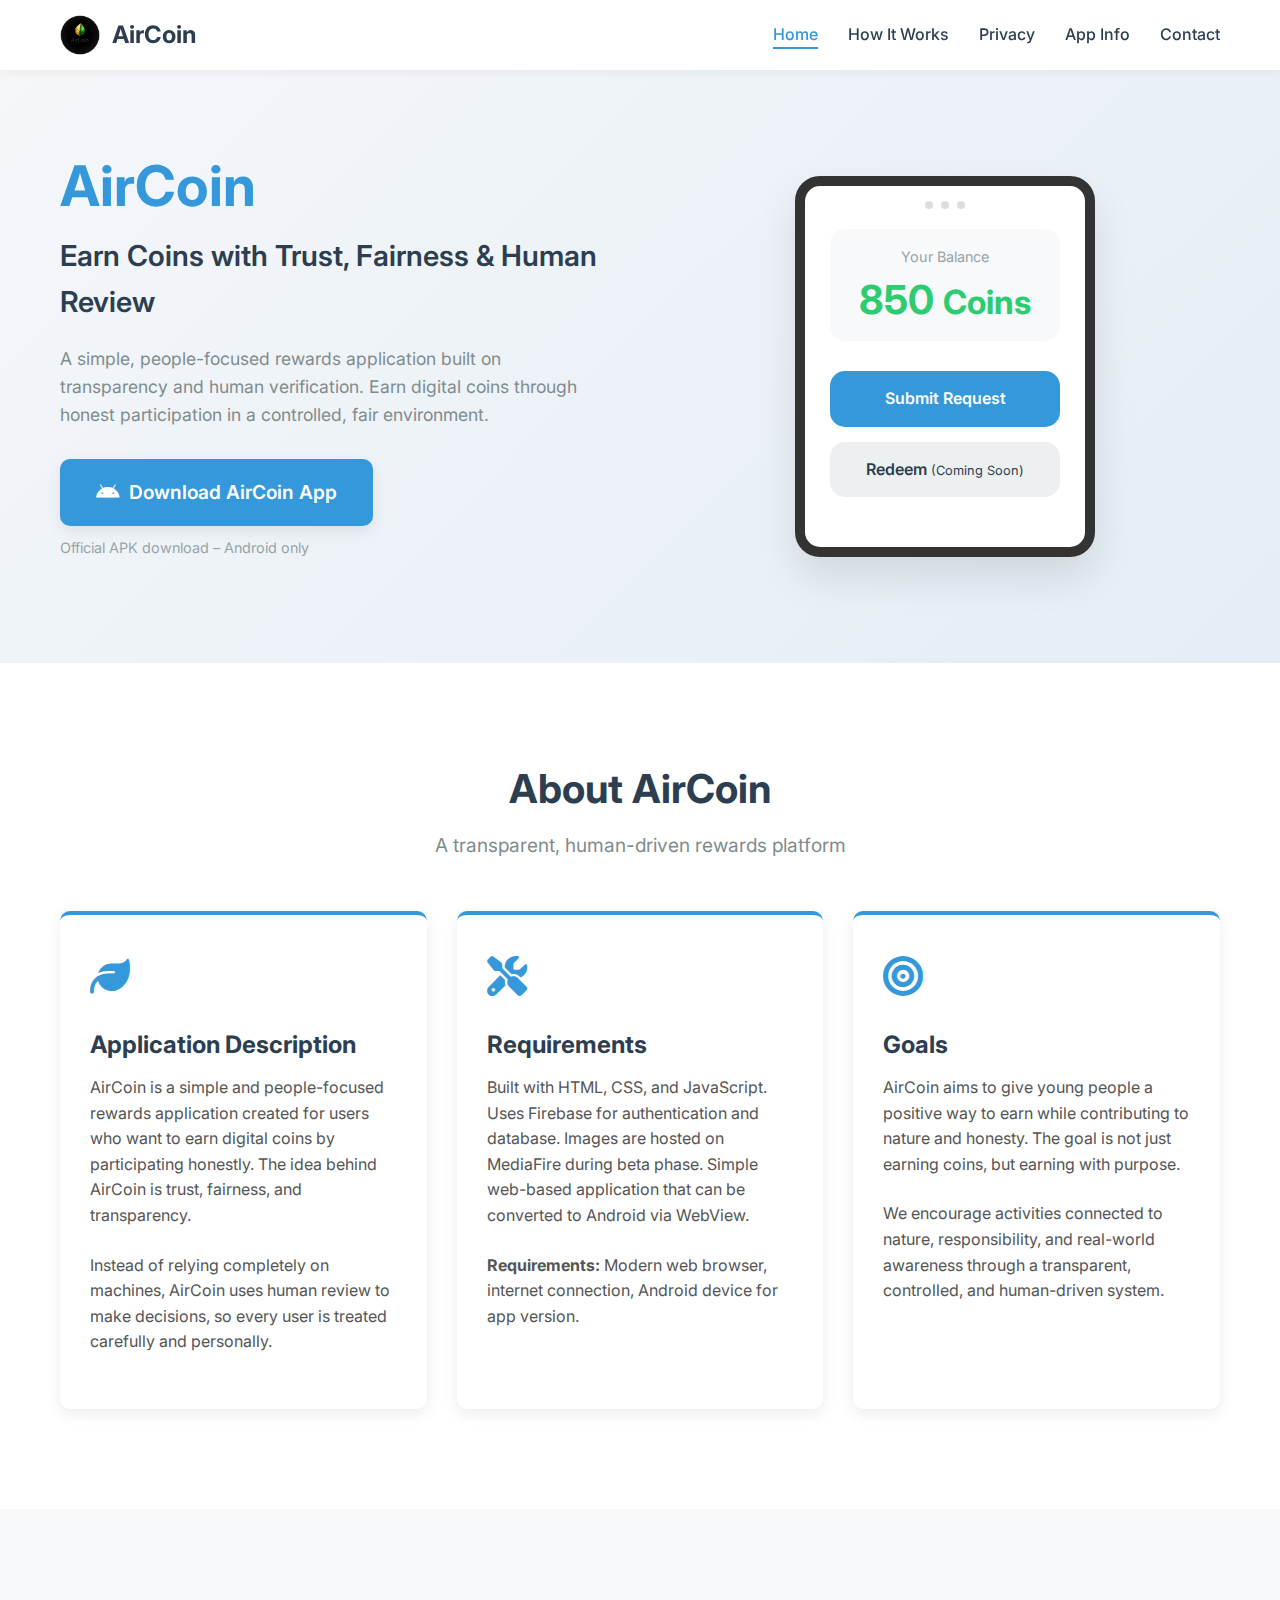
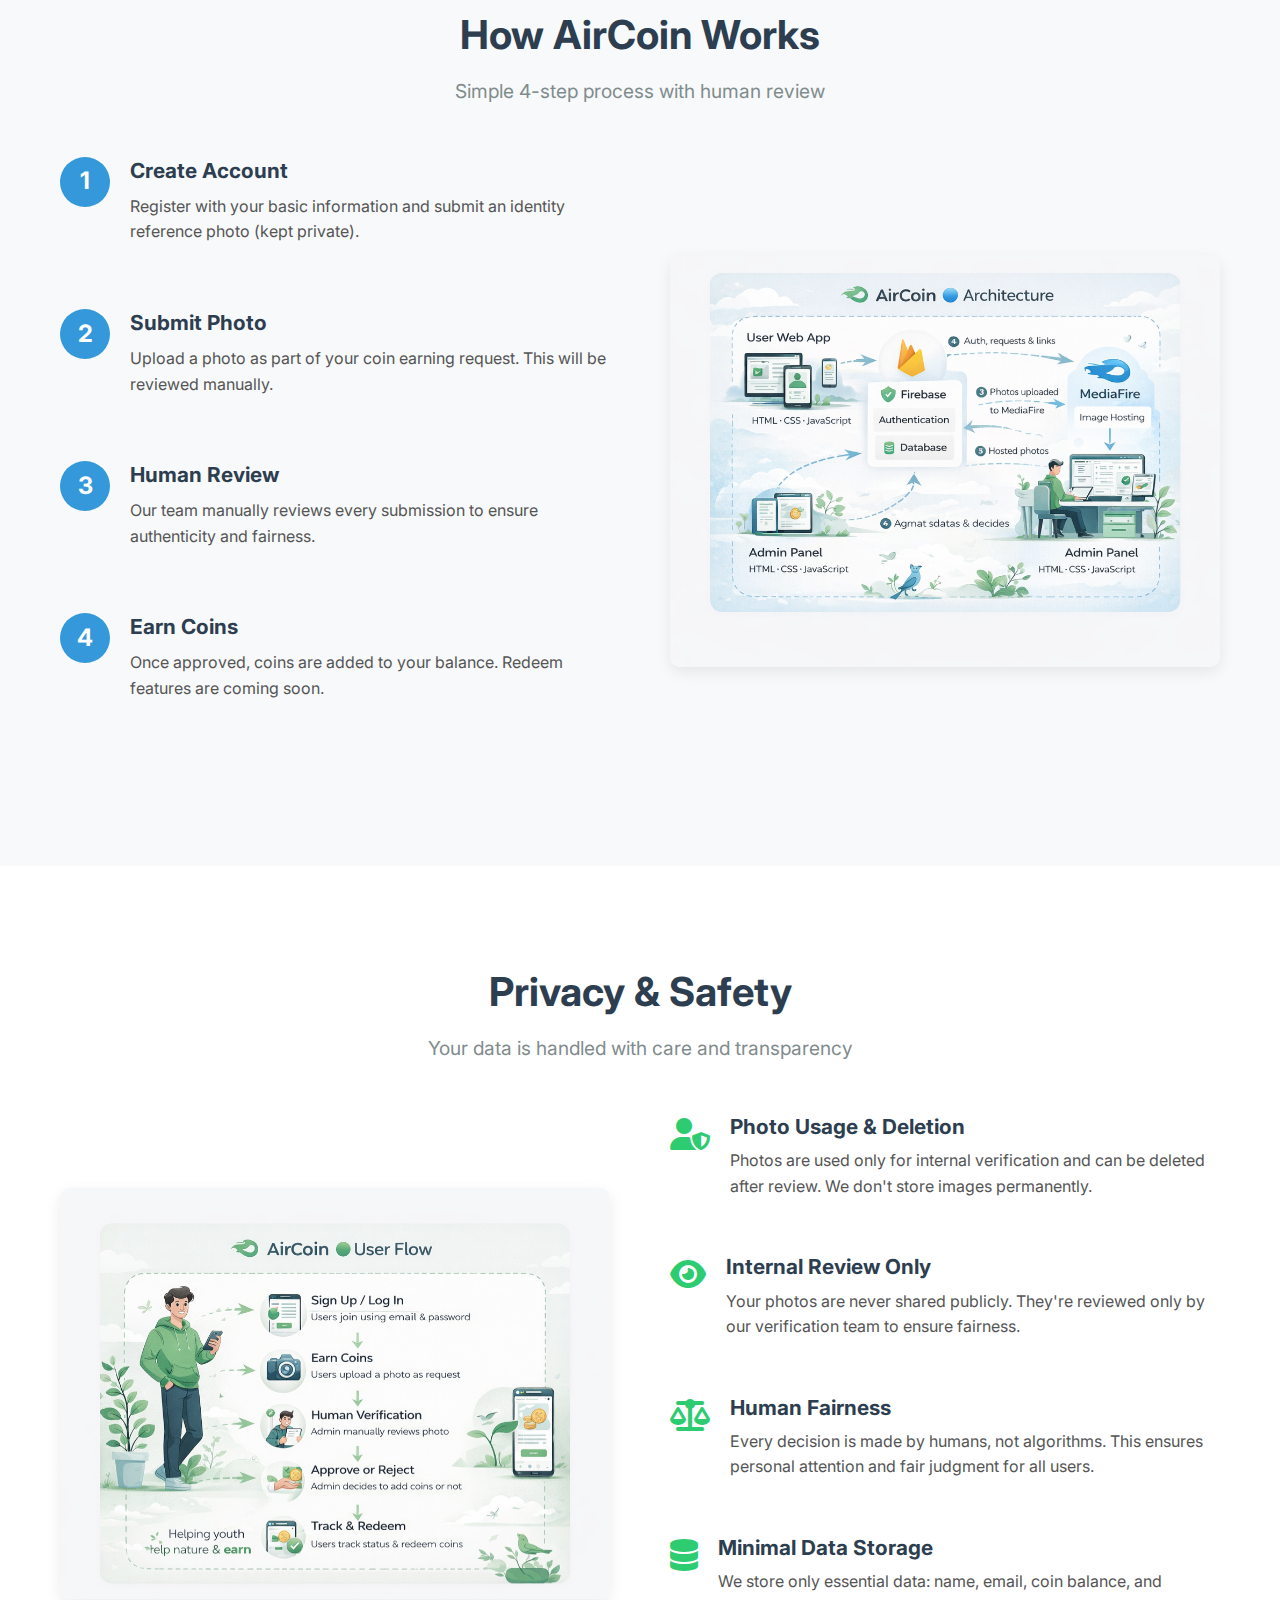
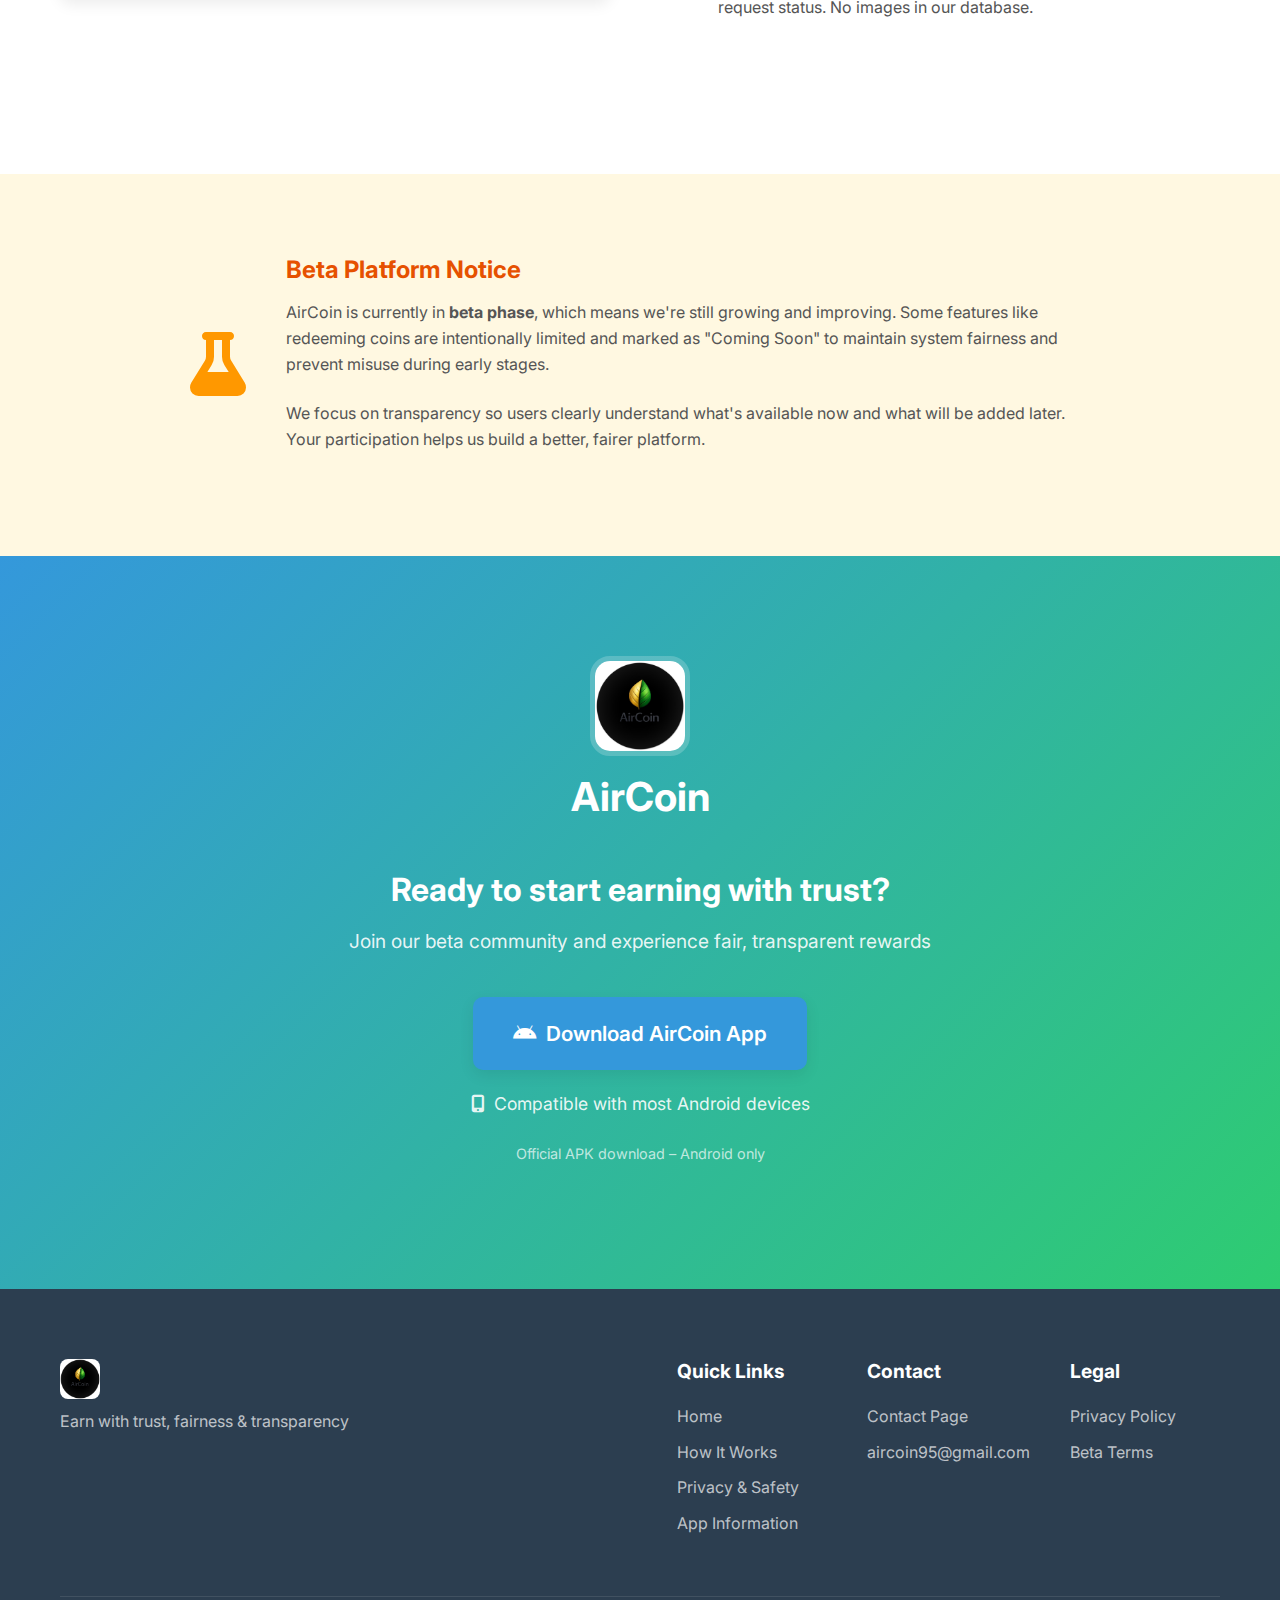
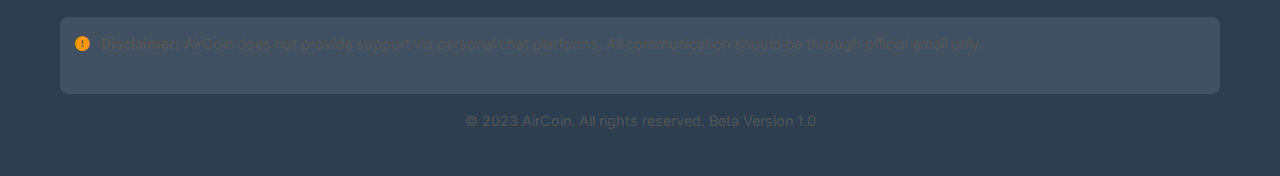
<file: index.html>
<!DOCTYPE html>
<html lang="en">
<head>
    <meta charset="UTF-8">
    <meta name="viewport" content="width=device-width, initial-scale=1.0">
    <title>AirCoin - Earn Coins with Trust & Fairness</title>
    <link rel="stylesheet" href="index.css">
    <link rel="preconnect" href="https://fonts.googleapis.com">
    <link rel="preconnect" href="https://fonts.gstatic.com" crossorigin>
    <link href="https://fonts.googleapis.com/css2?family=Inter:wght@300;400;500;600;700&display=swap" rel="stylesheet">
    <link rel="stylesheet" href="https://cdnjs.cloudflare.com/ajax/libs/font-awesome/6.4.0/css/all.min.css">
    <link rel="icon" type="image/x-icon" href="assets/tuxpi.com.1770182476.jpg">
</head>
<body>
    <!-- Header / Navigation -->
    <header class="header">
        <div class="container">
            <nav class="navbar">
                <a href="index.html" class="logo">
                    <img src="assets/tuxpi.com.1770182476.jpg" alt="AirCoin Logo">
                    <span>AirCoin</span>
                </a>
                
                <button class="nav-toggle" aria-label="Toggle navigation">
                    <i class="fas fa-bars"></i>
                </button>
                
                <ul class="nav-menu">
                    <li class="nav-item"><a href="#home" class="nav-link active">Home</a></li>
                    <li class="nav-item"><a href="#how-it-works" class="nav-link">How It Works</a></li>
                    <li class="nav-item"><a href="#privacy" class="nav-link">Privacy</a></li>
                    <li class="nav-item"><a href="#information" class="nav-link">App Info</a></li>
                    <li class="nav-item"><a href="contact.html" class="nav-link">Contact</a></li>
                </ul>
            </nav>
        </div>
    </header>

    <!-- Hero Section -->
    <section class="hero" id="home">
        <div class="container">
            <div class="hero-content">
                <div class="hero-text">
                    <h1 class="hero-title">AirCoin</h1>
                    <p class="hero-tagline">Earn Coins with Trust, Fairness & Human Review</p>
                    <p class="hero-description">
                        A simple, people-focused rewards application built on transparency and human verification. 
                        Earn digital coins through honest participation in a controlled, fair environment.
                    </p>
                    
                    <!-- Primary Download Button -->
                    <div class="download-section">
                        <a href="https://www.mediafire.com/file/cm4ugp26unl6uj6/AirCoin.apk/file" 
                           class="download-btn primary-btn" 
                           target="_blank"
                           id="download-btn">
                            <i class="fab fa-android"></i>
                            Download AirCoin App
                        </a>
                        <p class="download-note">Official APK download – Android only</p>
                    </div>
                </div>
                
                <div class="hero-image">
                    <div class="app-preview">
                        <div class="app-screen">
                            <div class="screen-header">
                                <div class="screen-dots">
                                    <span></span>
                                    <span></span>
                                    <span></span>
                                </div>
                            </div>
                            <div class="screen-content">
                                <div class="balance-display">
                                    <span>Your Balance</span>
                                    <h3>850 <small>Coins</small></h3>
                                </div>
                                <div class="action-btn">Submit Request</div>
                                <div class="action-btn secondary">Redeem <small>(Coming Soon)</small></div>
                            </div>
                        </div>
                    </div>
                </div>
            </div>
        </div>
    </section>

    <!-- App Information Section -->
    <section class="info-section" id="information">
        <div class="container">
            <h2 class="section-title">About AirCoin</h2>
            <p class="section-subtitle">A transparent, human-driven rewards platform</p>
            
            <div class="info-grid">
                <div class="info-card editable">
                    <div class="info-icon">
                        <i class="fas fa-leaf"></i>
                    </div>
                    <h3>Application Description</h3>
                    <p>AirCoin is a simple and people-focused rewards application created for users who want to earn digital coins by participating honestly. The idea behind AirCoin is trust, fairness, and transparency.</p>
                    <p>Instead of relying completely on machines, AirCoin uses human review to make decisions, so every user is treated carefully and personally.</p>
                </div>
                
                <div class="info-card editable">
                    <div class="info-icon">
                        <i class="fas fa-tools"></i>
                    </div>
                    <h3>Requirements</h3>
                    <p>Built with HTML, CSS, and JavaScript. Uses Firebase for authentication and database. Images are hosted on MediaFire during beta phase. Simple web-based application that can be converted to Android via WebView.</p>
                    <p><strong>Requirements:</strong> Modern web browser, internet connection, Android device for app version.</p>
                </div>
                
                <div class="info-card editable">
                    <div class="info-icon">
                        <i class="fas fa-bullseye"></i>
                    </div>
                    <h3>Goals</h3>
                    <p>AirCoin aims to give young people a positive way to earn while contributing to nature and honesty. The goal is not just earning coins, but earning with purpose.</p>
                    <p>We encourage activities connected to nature, responsibility, and real-world awareness through a transparent, controlled, and human-driven system.</p>
                </div>
            </div>
        </div>
    </section>

    <!-- How AirCoin Works -->
    <section class="how-it-works" id="how-it-works">
        <div class="container">
            <h2 class="section-title">How AirCoin Works</h2>
            <p class="section-subtitle">Simple 4-step process with human review</p>
            
            <div class="works-container">
                <div class="steps">
                    <div class="step">
                        <div class="step-number">1</div>
                        <div class="step-content">
                            <h3>Create Account</h3>
                            <p>Register with your basic information and submit an identity reference photo (kept private).</p>
                        </div>
                    </div>
                    
                    <div class="step">
                        <div class="step-number">2</div>
                        <div class="step-content">
                            <h3>Submit Photo</h3>
                            <p>Upload a photo as part of your coin earning request. This will be reviewed manually.</p>
                        </div>
                    </div>
                    
                    <div class="step">
                        <div class="step-number">3</div>
                        <div class="step-content">
                            <h3>Human Review</h3>
                            <p>Our team manually reviews every submission to ensure authenticity and fairness.</p>
                        </div>
                    </div>
                    
                    <div class="step">
                        <div class="step-number">4</div>
                        <div class="step-content">
                            <h3>Earn Coins</h3>
                            <p>Once approved, coins are added to your balance. Redeem features are coming soon.</p>
                        </div>
                    </div>
                </div>
                
                <div class="works-image">
                    <img src="assets/file_0000000017287206a570dcc2add125c4 (1).png" alt="AirCoin Process Diagram">
                </div>
            </div>
        </div>
    </section>

    <!-- Privacy & Safety -->
    <section class="privacy-section" id="privacy">
        <div class="container">
            <h2 class="section-title">Privacy & Safety</h2>
            <p class="section-subtitle">Your data is handled with care and transparency</p>
            
            <div class="privacy-container">
                <div class="privacy-image">
                    <img src="assets/file_0000000017287206a570dcc2add125c4.png" alt="AirCoin Privacy Diagram">
                </div>
                
                <div class="privacy-content">
                    <div class="privacy-point">
                        <i class="fas fa-user-shield"></i>
                        <div>
                            <h3>Photo Usage & Deletion</h3>
                            <p>Photos are used only for internal verification and can be deleted after review. We don't store images permanently.</p>
                        </div>
                    </div>
                    
                    <div class="privacy-point">
                        <i class="fas fa-eye"></i>
                        <div>
                            <h3>Internal Review Only</h3>
                            <p>Your photos are never shared publicly. They're reviewed only by our verification team to ensure fairness.</p>
                        </div>
                    </div>
                    
                    <div class="privacy-point">
                        <i class="fas fa-balance-scale"></i>
                        <div>
                            <h3>Human Fairness</h3>
                            <p>Every decision is made by humans, not algorithms. This ensures personal attention and fair judgment for all users.</p>
                        </div>
                    </div>
                    
                    <div class="privacy-point">
                        <i class="fas fa-database"></i>
                        <div>
                            <h3>Minimal Data Storage</h3>
                            <p>We store only essential data: name, email, coin balance, and request status. No images in our database.</p>
                        </div>
                    </div>
                </div>
            </div>
        </div>
    </section>

    <!-- Beta Notice -->
    <section class="beta-notice">
        <div class="container">
            <div class="beta-content">
                <div class="beta-icon">
                    <i class="fas fa-flask"></i>
                </div>
                <div class="beta-text">
                    <h2>Beta Platform Notice</h2>
                    <p>AirCoin is currently in <strong>beta phase</strong>, which means we're still growing and improving. Some features like redeeming coins are intentionally limited and marked as "Coming Soon" to maintain system fairness and prevent misuse during early stages.</p>
                    <p>We focus on transparency so users clearly understand what's available now and what will be added later. Your participation helps us build a better, fairer platform.</p>
                </div>
            </div>
        </div>
    </section>

    <!-- Download Section -->
    <section class="download-section-main">
        <div class="container">
            <div class="download-container">
                <div class="app-logo">
                    <img src="assets/tuxpi.com.1770182476.jpg" alt="AirCoin Logo">
                    <h2>AirCoin</h2>
                </div>
                
                <h3 class="download-title">Ready to start earning with trust?</h3>
                <p class="download-subtitle">Join our beta community and experience fair, transparent rewards</p>
                
                <a href="https://www.mediafire.com/file/cm4ugp26unl6uj6/AirCoin.apk/file" 
                   class="download-btn large-btn" 
                   target="_blank">
                    <i class="fab fa-android"></i>
                    Download AirCoin App
                </a>
                
                <p class="compatibility-note">
                    <i class="fas fa-mobile-alt"></i>
                    Compatible with most Android devices
                </p>
                <p class="download-note-small">Official APK download – Android only</p>
            </div>
        </div>
    </section>

    <!-- Footer -->
    <footer class="footer">
        <div class="container">
            <div class="footer-content">
                <div class="footer-brand">
                    <a href="index.html" class="logo">
                        <img src="assets/tuxpi.com.1770182476.jpg" alt="AirCoin Logo">
                        <span>AirCoin</span>
                    </a>
                    <p class="footer-tagline">Earn with trust, fairness & transparency</p>
                </div>
                
                <div class="footer-links">
                    <div class="footer-column">
                        <h4>Quick Links</h4>
                        <ul>
                            <li><a href="#home">Home</a></li>
                            <li><a href="#how-it-works">How It Works</a></li>
                            <li><a href="#privacy">Privacy & Safety</a></li>
                            <li><a href="#information">App Information</a></li>
                        </ul>
                    </div>
                    
                    <div class="footer-column">
                        <h4>Contact</h4>
                        <ul>
                            <li><a href="contact.html">Contact Page</a></li>
                            <li><a href="mailto:aircoin95@gmail.com">aircoin95@gmail.com</a></li>
                        </ul>
                    </div>
                    
                    <div class="footer-column">
                        <h4>Legal</h4>
                        <ul>
                            <li><a href="#privacy">Privacy Policy</a></li>
                            <li><a href="#beta">Beta Terms</a></li>
                        </ul>
                    </div>
                </div>
            </div>
            
            <div class="footer-bottom">
                <div class="footer-disclaimer">
                    <p><i class="fas fa-exclamation-circle"></i> <strong>Disclaimer:</strong> AirCoin does not provide support via personal chat platforms. All communication should be through official email only.</p>
                </div>
                <div class="footer-copyright">
                    <p>&copy; 2023 AirCoin. All rights reserved. Beta Version 1.0</p>
                </div>
            </div>
        </div>
    </footer>

    <!-- Back to Top Button -->
    <button class="back-to-top" id="backToTop">
        <i class="fas fa-arrow-up"></i>
    </button>

    <script src="index.js"></script>
</body>
</html>
</file>
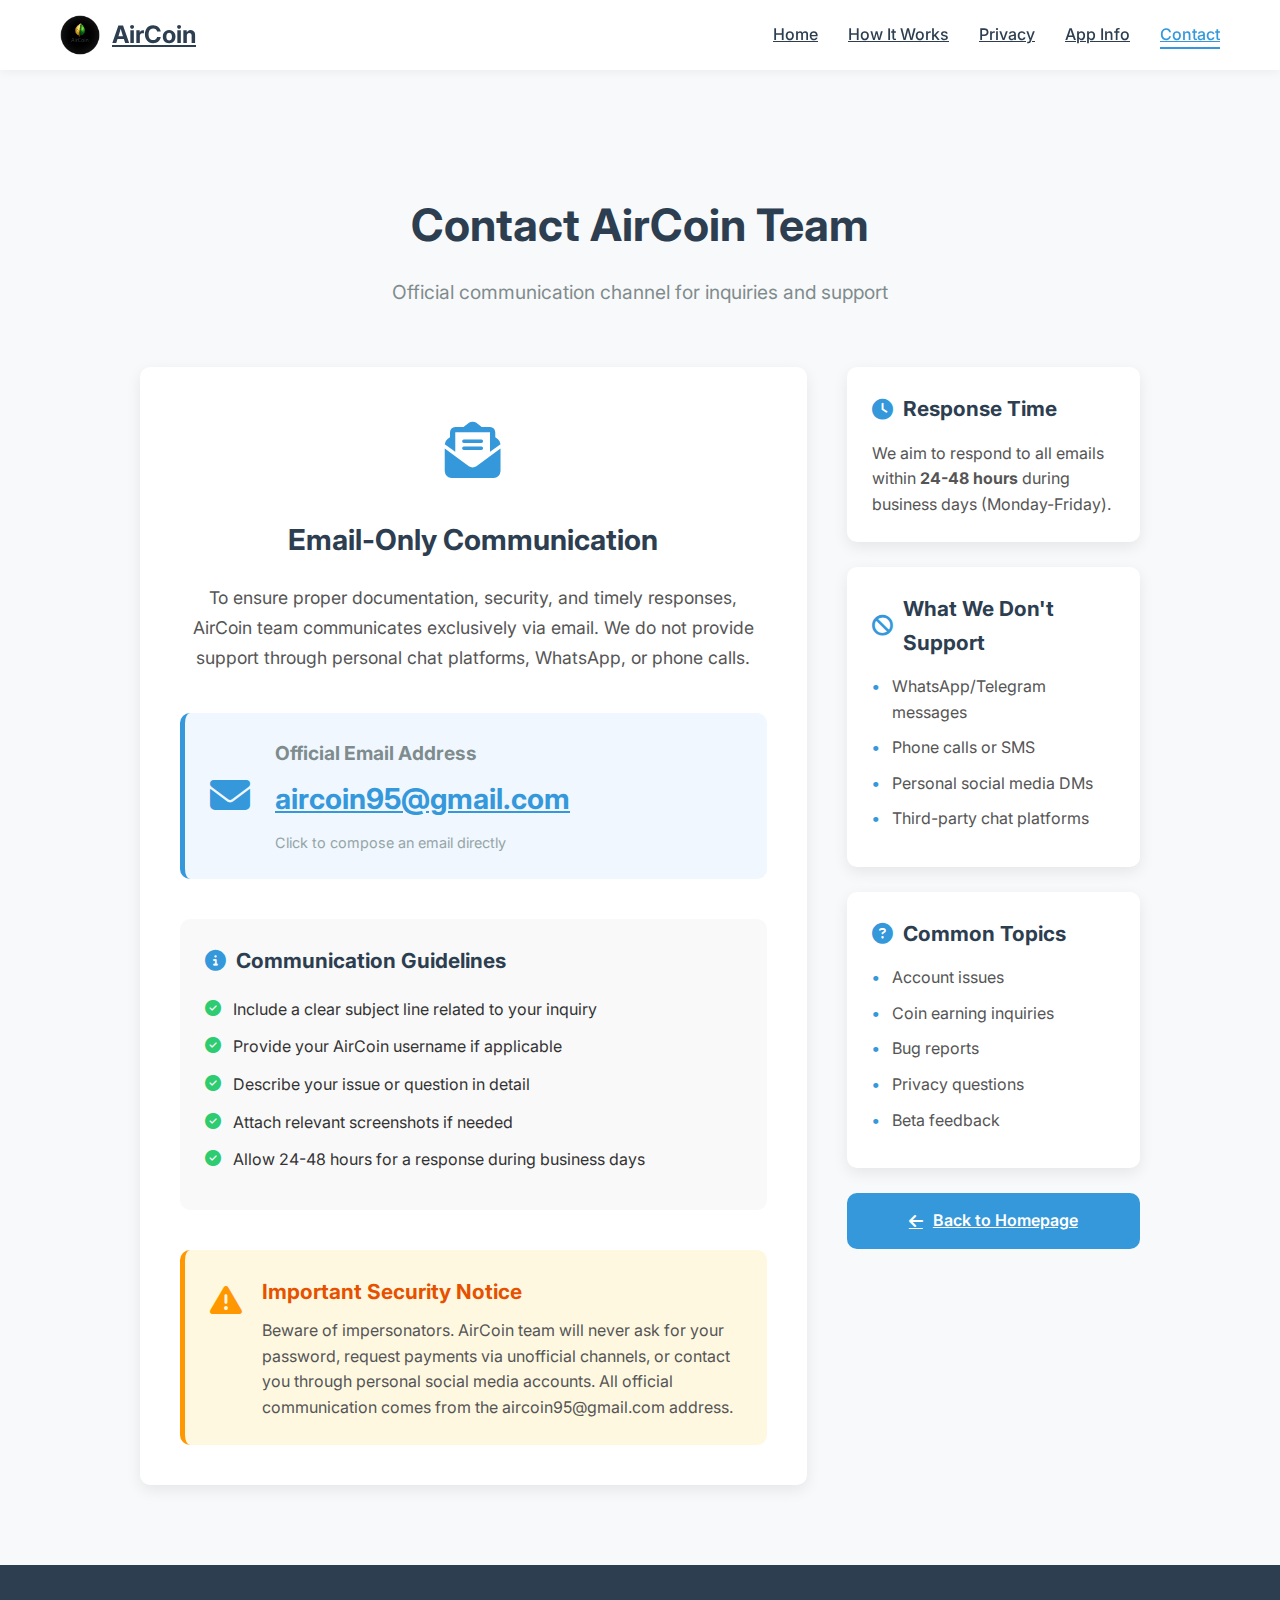
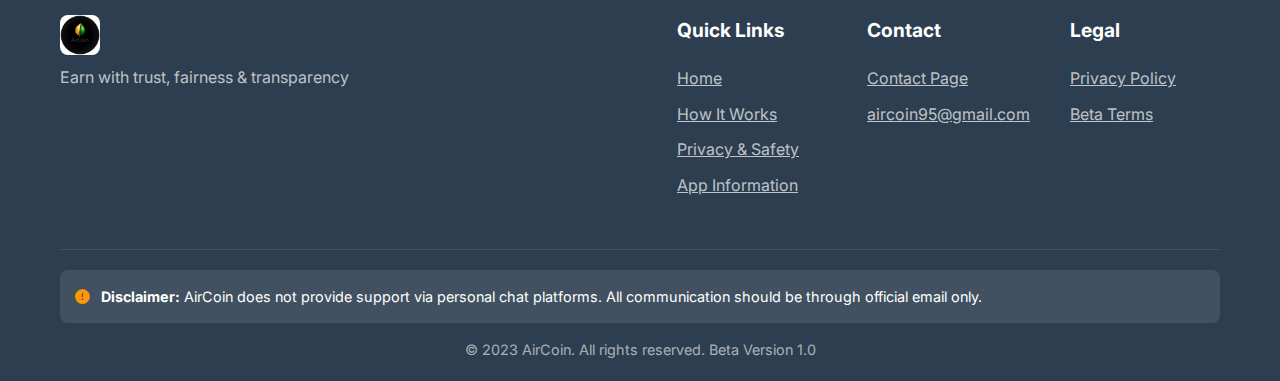
<file: contact.html>
<!DOCTYPE html>
<html lang="en">
<head>
    <meta charset="UTF-8">
    <meta name="viewport" content="width=device-width, initial-scale=1.0">
    <title>Contact AirCoin Team</title>
    <link rel="stylesheet" href="contact.css">
    <link rel="preconnect" href="https://fonts.googleapis.com">
    <link rel="preconnect" href="https://fonts.gstatic.com" crossorigin>
    <link href="https://fonts.googleapis.com/css2?family=Inter:wght@300;400;500;600;700&display=swap" rel="stylesheet">
    <link rel="stylesheet" href="https://cdnjs.cloudflare.com/ajax/libs/font-awesome/6.4.0/css/all.min.css">
    <link rel="icon" type="image/x-icon" href="assets/tuxpi.com.1770182476.jpg">
</head>
<body>
    <!-- Header / Navigation -->
    <header class="header">
        <div class="container">
            <nav class="navbar">
                <a href="index.html" class="logo">
                    <img src="assets/tuxpi.com.1770182476.jpg" alt="AirCoin Logo">
                    <span>AirCoin</span>
                </a>
                
                <button class="nav-toggle" aria-label="Toggle navigation">
                    <i class="fas fa-bars"></i>
                </button>
                
                <ul class="nav-menu">
                    <li class="nav-item"><a href="index.html" class="nav-link">Home</a></li>
                    <li class="nav-item"><a href="index.html#how-it-works" class="nav-link">How It Works</a></li>
                    <li class="nav-item"><a href="index.html#privacy" class="nav-link">Privacy</a></li>
                    <li class="nav-item"><a href="index.html#information" class="nav-link">App Info</a></li>
                    <li class="nav-item"><a href="contact.html" class="nav-link active">Contact</a></li>
                </ul>
            </nav>
        </div>
    </header>

    <!-- Main Contact Content -->
    <main class="contact-main">
        <div class="container">
            <div class="contact-container">
                <div class="contact-header">
                    <h1 class="contact-title">Contact AirCoin Team</h1>
                    <p class="contact-subtitle">Official communication channel for inquiries and support</p>
                </div>
                
                <div class="contact-content">
                    <div class="contact-info">
                        <div class="contact-icon">
                            <i class="fas fa-envelope-open-text"></i>
                        </div>
                        
                        <h2>Email-Only Communication</h2>
                        <p class="contact-description">
                            To ensure proper documentation, security, and timely responses, AirCoin team communicates exclusively via email. We do not provide support through personal chat platforms, WhatsApp, or phone calls.
                        </p>
                        
                        <div class="email-display">
                            <div class="email-icon">
                                <i class="fas fa-envelope"></i>
                            </div>
                            <div class="email-details">
                                <h3>Official Email Address</h3>
                                <a href="mailto:aircoin95@gmail.com" class="email-address">
                                    aircoin95@gmail.com
                                </a>
                                <p class="email-note">Click to compose an email directly</p>
                            </div>
                        </div>
                        
                        <div class="contact-guidelines">
                            <h3><i class="fas fa-info-circle"></i> Communication Guidelines</h3>
                            <ul>
                                <li><i class="fas fa-check-circle"></i> Include a clear subject line related to your inquiry</li>
                                <li><i class="fas fa-check-circle"></i> Provide your AirCoin username if applicable</li>
                                <li><i class="fas fa-check-circle"></i> Describe your issue or question in detail</li>
                                <li><i class="fas fa-check-circle"></i> Attach relevant screenshots if needed</li>
                                <li><i class="fas fa-check-circle"></i> Allow 24-48 hours for a response during business days</li>
                            </ul>
                        </div>
                        
                        <div class="contact-warning">
                            <div class="warning-icon">
                                <i class="fas fa-exclamation-triangle"></i>
                            </div>
                            <div class="warning-content">
                                <h4>Important Security Notice</h4>
                                <p>Beware of impersonators. AirCoin team will never ask for your password, request payments via unofficial channels, or contact you through personal social media accounts. All official communication comes from the aircoin95@gmail.com address.</p>
                            </div>
                        </div>
                    </div>
                    
                    <div class="contact-sidebar">
                        <div class="sidebar-card">
                            <h3><i class="fas fa-clock"></i> Response Time</h3>
                            <p>We aim to respond to all emails within <strong>24-48 hours</strong> during business days (Monday-Friday).</p>
                        </div>
                        
                        <div class="sidebar-card">
                            <h3><i class="fas fa-ban"></i> What We Don't Support</h3>
                            <ul>
                                <li>WhatsApp/Telegram messages</li>
                                <li>Phone calls or SMS</li>
                                <li>Personal social media DMs</li>
                                <li>Third-party chat platforms</li>
                            </ul>
                        </div>
                        
                        <div class="sidebar-card">
                            <h3><i class="fas fa-question-circle"></i> Common Topics</h3>
                            <ul>
                                <li>Account issues</li>
                                <li>Coin earning inquiries</li>
                                <li>Bug reports</li>
                                <li>Privacy questions</li>
                                <li>Beta feedback</li>
                            </ul>
                        </div>
                        
                        <a href="index.html" class="back-home-btn">
                            <i class="fas fa-arrow-left"></i>
                            Back to Homepage
                        </a>
                    </div>
                </div>
            </div>
        </div>
    </main>

    <!-- Footer -->
    <footer class="footer">
        <div class="container">
            <div class="footer-content">
                <div class="footer-brand">
                    <a href="index.html" class="logo">
                        <img src="assets/tuxpi.com.1770182476.jpg" alt="AirCoin Logo">
                        <span>AirCoin</span>
                    </a>
                    <p class="footer-tagline">Earn with trust, fairness & transparency</p>
                </div>
                
                <div class="footer-links">
                    <div class="footer-column">
                        <h4>Quick Links</h4>
                        <ul>
                            <li><a href="index.html">Home</a></li>
                            <li><a href="index.html#how-it-works">How It Works</a></li>
                            <li><a href="index.html#privacy">Privacy & Safety</a></li>
                            <li><a href="index.html#information">App Information</a></li>
                        </ul>
                    </div>
                    
                    <div class="footer-column">
                        <h4>Contact</h4>
                        <ul>
                            <li><a href="contact.html">Contact Page</a></li>
                            <li><a href="mailto:aircoin95@gmail.com">aircoin95@gmail.com</a></li>
                        </ul>
                    </div>
                    
                    <div class="footer-column">
                        <h4>Legal</h4>
                        <ul>
                            <li><a href="index.html#privacy">Privacy Policy</a></li>
                            <li><a href="index.html#beta">Beta Terms</a></li>
                        </ul>
                    </div>
                </div>
            </div>
            
            <div class="footer-bottom">
                <div class="footer-disclaimer">
                    <p><i class="fas fa-exclamation-circle"></i> <strong>Disclaimer:</strong> AirCoin does not provide support via personal chat platforms. All communication should be through official email only.</p>
                </div>
                <div class="footer-copyright">
                    <p>&copy; 2023 AirCoin. All rights reserved. Beta Version 1.0</p>
                </div>
            </div>
        </div>
    </footer>

    <script src="contact.js"></script>
</body>
</html>
</file>
<file: contact.css>
/* Contact Page Specific Styles */

:root {
    --primary-color: #3498db;
    --primary-dark: #2980b9;
    --secondary-color: #2ecc71;
    --secondary-dark: #27ae60;
    --accent-color: #9b59b6;
    --light-color: #f8f9fa;
    --dark-color: #2c3e50;
    --gray-light: #ecf0f1;
    --gray: #95a5a6;
    --gray-dark: #7f8c8d;
    --shadow: 0 5px 15px rgba(0, 0, 0, 0.08);
    --shadow-hover: 0 10px 25px rgba(0, 0, 0, 0.12);
    --transition: all 0.3s ease;
    --border-radius: 10px;
}

* {
    margin: 0;
    padding: 0;
    box-sizing: border-box;
}

html {
    scroll-behavior: smooth;
}

body {
    font-family: 'Inter', sans-serif;
    line-height: 1.6;
    color: #333;
    background-color: #fff;
    overflow-x: hidden;
}

.container {
    width: 100%;
    max-width: 1200px;
    margin: 0 auto;
    padding: 0 20px;
}

/* Header / Navigation */
.header {
    position: sticky;
    top: 0;
    left: 0;
    width: 100%;
    z-index: 1000;
    background-color: white;
    box-shadow: 0 2px 10px rgba(0, 0, 0, 0.05);
    padding: 15px 0;
}

.navbar {
    display: flex;
    justify-content: space-between;
    align-items: center;
}

.logo {
    display: flex;
    align-items: center;
    gap: 12px;
    font-weight: 700;
    font-size: 1.5rem;
    color: var(--dark-color);
}

.logo img {
    width: 40px;
    height: 40px;
    border-radius: 8px;
    object-fit: cover;
}

.nav-menu {
    display: flex;
    list-style: none;
    gap: 30px;
}

.nav-link {
    font-weight: 500;
    font-size: 1rem;
    color: var(--dark-color);
    position: relative;
    padding: 5px 0;
}

.nav-link:hover, .nav-link.active {
    color: var(--primary-color);
}

.nav-link.active::after {
    content: '';
    position: absolute;
    bottom: 0;
    left: 0;
    width: 100%;
    height: 2px;
    background-color: var(--primary-color);
}

.nav-toggle {
    display: none;
    background: none;
    border: none;
    font-size: 1.5rem;
    color: var(--dark-color);
    cursor: pointer;
    padding: 5px;
}

/* Contact Main Content */
.contact-main {
    padding: 120px 0 80px;
    background-color: #f8f9fa;
    min-height: calc(100vh - 300px);
}

.contact-container {
    max-width: 1000px;
    margin: 0 auto;
}

.contact-header {
    text-align: center;
    margin-bottom: 60px;
}

.contact-title {
    font-size: 2.8rem;
    color: var(--dark-color);
    margin-bottom: 15px;
}

.contact-subtitle {
    font-size: 1.2rem;
    color: var(--gray-dark);
    max-width: 600px;
    margin: 0 auto;
}

.contact-content {
    display: flex;
    gap: 40px;
    flex-wrap: wrap;
}

.contact-info {
    flex: 2;
    min-width: 300px;
    background-color: white;
    border-radius: var(--border-radius);
    padding: 40px;
    box-shadow: var(--shadow);
}

.contact-icon {
    font-size: 3.5rem;
    color: var(--primary-color);
    margin-bottom: 20px;
    text-align: center;
}

.contact-info h2 {
    font-size: 1.8rem;
    margin-bottom: 20px;
    color: var(--dark-color);
    text-align: center;
}

.contact-description {
    font-size: 1.1rem;
    line-height: 1.7;
    color: #555;
    margin-bottom: 40px;
    text-align: center;
}

.email-display {
    display: flex;
    align-items: center;
    gap: 25px;
    background-color: #f0f7ff;
    padding: 25px;
    border-radius: var(--border-radius);
    border-left: 5px solid var(--primary-color);
    margin-bottom: 40px;
}

.email-icon {
    font-size: 2.5rem;
    color: var(--primary-color);
    flex-shrink: 0;
}

.email-details h3 {
    font-size: 1.2rem;
    color: var(--gray-dark);
    margin-bottom: 8px;
}

.email-address {
    display: inline-block;
    font-size: 1.8rem;
    font-weight: 700;
    color: var(--primary-color);
    margin-bottom: 8px;
    word-break: break-all;
}

.email-address:hover {
    color: var(--primary-dark);
    text-decoration: underline;
}

.email-note {
    font-size: 0.9rem;
    color: var(--gray);
    margin-bottom: 0;
}

.contact-guidelines {
    background-color: #f9f9f9;
    padding: 25px;
    border-radius: var(--border-radius);
    margin-bottom: 40px;
}

.contact-guidelines h3 {
    font-size: 1.3rem;
    margin-bottom: 20px;
    color: var(--dark-color);
    display: flex;
    align-items: center;
    gap: 10px;
}

.contact-guidelines h3 i {
    color: var(--primary-color);
}

.contact-guidelines ul {
    list-style: none;
}

.contact-guidelines li {
    margin-bottom: 12px;
    display: flex;
    align-items: flex-start;
    gap: 12px;
}

.contact-guidelines li i {
    color: var(--secondary-color);
    margin-top: 3px;
    flex-shrink: 0;
}

.contact-warning {
    display: flex;
    gap: 20px;
    background-color: #fff8e1;
    padding: 25px;
    border-radius: var(--border-radius);
    border-left: 5px solid #ff9800;
}

.warning-icon {
    font-size: 2rem;
    color: #ff9800;
    flex-shrink: 0;
}

.warning-content h4 {
    color: #e65100;
    margin-bottom: 10px;
    font-size: 1.3rem;
}

.warning-content p {
    color: #555;
    margin-bottom: 0;
}

/* Contact Sidebar */
.contact-sidebar {
    flex: 1;
    min-width: 250px;
}

.sidebar-card {
    background-color: white;
    border-radius: var(--border-radius);
    padding: 25px;
    box-shadow: var(--shadow);
    margin-bottom: 25px;
}

.sidebar-card h3 {
    font-size: 1.3rem;
    margin-bottom: 15px;
    color: var(--dark-color);
    display: flex;
    align-items: center;
    gap: 10px;
}

.sidebar-card h3 i {
    color: var(--primary-color);
}

.sidebar-card p {
    margin-bottom: 0;
    color: #555;
}

.sidebar-card ul {
    list-style: none;
    margin-top: 10px;
}

.sidebar-card li {
    margin-bottom: 10px;
    padding-left: 20px;
    position: relative;
    color: #555;
}

.sidebar-card li:before {
    content: "•";
    color: var(--primary-color);
    font-weight: bold;
    position: absolute;
    left: 0;
}

.back-home-btn {
    display: flex;
    align-items: center;
    justify-content: center;
    gap: 10px;
    background-color: var(--primary-color);
    color: white;
    font-weight: 600;
    padding: 15px;
    border-radius: var(--border-radius);
    text-align: center;
    transition: var(--transition);
    margin-top: 20px;
    width: 100%;
}

.back-home-btn:hover {
    background-color: var(--primary-dark);
    transform: translateY(-3px);
    box-shadow: var(--shadow-hover);
}

/* Footer */
.footer {
    background-color: var(--dark-color);
    color: white;
    padding: 50px 0 20px;
}

.footer-content {
    display: flex;
    justify-content: space-between;
    flex-wrap: wrap;
    gap: 40px;
    margin-bottom: 40px;
}

.footer-brand {
    flex: 1;
    min-width: 250px;
}

.footer-tagline {
    margin-top: 10px;
    color: rgba(255, 255, 255, 0.7);
}

.footer-links {
    display: flex;
    flex-wrap: wrap;
    gap: 40px;
}

.footer-column {
    min-width: 150px;
}

.footer-column h4 {
    color: white;
    margin-bottom: 20px;
    font-size: 1.2rem;
}

.footer-column ul {
    list-style: none;
}

.footer-column li {
    margin-bottom: 10px;
}

.footer-column a {
    color: rgba(255, 255, 255, 0.7);
}

.footer-column a:hover {
    color: white;
    padding-left: 5px;
}

.footer-bottom {
    border-top: 1px solid rgba(255, 255, 255, 0.1);
    padding-top: 20px;
    display: flex;
    flex-direction: column;
    gap: 15px;
}

.footer-disclaimer {
    background-color: rgba(255, 255, 255, 0.1);
    padding: 15px;
    border-radius: 8px;
    font-size: 0.9rem;
}

.footer-disclaimer i {
    color: #ff9800;
    margin-right: 8px;
}

.footer-copyright {
    text-align: center;
    color: rgba(255, 255, 255, 0.6);
    font-size: 0.9rem;
}

/* Responsive Design */
@media (max-width: 768px) {
    .nav-menu {
        position: fixed;
        top: 80px;
        left: -100%;
        flex-direction: column;
        background-color: white;
        width: 100%;
        text-align: center;
        transition: 0.3s;
        box-shadow: 0 10px 15px rgba(0, 0, 0, 0.1);
        padding: 30px 0;
        gap: 20px;
    }
    
    .nav-menu.active {
        left: 0;
    }
    
    .nav-toggle {
        display: block;
    }
    
    .contact-main {
        padding: 100px 0 60px;
    }
    
    .contact-title {
        font-size: 2.2rem;
    }
    
    .contact-info {
        padding: 30px 20px;
    }
    
    .email-display {
        flex-direction: column;
        text-align: center;
        gap: 15px;
    }
    
    .email-address {
        font-size: 1.5rem;
    }
    
    .contact-warning {
        flex-direction: column;
        text-align: center;
    }
    
    .contact-content {
        flex-direction: column;
    }
}

@media (max-width: 576px) {
    .contact-title {
        font-size: 2rem;
    }
    
    .contact-subtitle {
        font-size: 1.1rem;
    }
    
    .email-address {
        font-size: 1.3rem;
    }
    
    .footer-content {
        flex-direction: column;
        gap: 30px;
    }
}
</file>
<file: index.css>
/* CSS Reset and Base Styles */
* {
    margin: 0;
    padding: 0;
    box-sizing: border-box;
}

:root {
    --primary-color: #3498db;
    --primary-dark: #2980b9;
    --secondary-color: #2ecc71;
    --secondary-dark: #27ae60;
    --accent-color: #9b59b6;
    --light-color: #f8f9fa;
    --dark-color: #2c3e50;
    --gray-light: #ecf0f1;
    --gray: #95a5a6;
    --gray-dark: #7f8c8d;
    --shadow: 0 5px 15px rgba(0, 0, 0, 0.08);
    --shadow-hover: 0 10px 25px rgba(0, 0, 0, 0.12);
    --transition: all 0.3s ease;
    --border-radius: 10px;
    --container-width: 1200px;
}

html {
    scroll-behavior: smooth;
}

body {
    font-family: 'Inter', sans-serif;
    line-height: 1.6;
    color: #333;
    background-color: #fff;
    overflow-x: hidden;
}

.container {
    width: 100%;
    max-width: var(--container-width);
    margin: 0 auto;
    padding: 0 20px;
}

/* Typography */
h1, h2, h3, h4 {
    font-weight: 700;
    line-height: 1.3;
    margin-bottom: 1rem;
    color: var(--dark-color);
}

p {
    margin-bottom: 1.5rem;
    color: #555;
}

a {
    text-decoration: none;
    color: inherit;
    transition: var(--transition);
}

/* Button Styles */
.download-btn {
    display: inline-flex;
    align-items: center;
    justify-content: center;
    gap: 10px;
    background-color: var(--primary-color);
    color: white;
    font-weight: 600;
    font-size: 1.1rem;
    padding: 16px 32px;
    border-radius: var(--border-radius);
    border: none;
    cursor: pointer;
    transition: var(--transition);
    text-align: center;
    box-shadow: var(--shadow);
}

.download-btn:hover {
    background-color: var(--primary-dark);
    transform: translateY(-3px);
    box-shadow: var(--shadow-hover);
}

.download-btn i {
    font-size: 1.3rem;
}

.primary-btn {
    font-size: 1.2rem;
    padding: 18px 36px;
}

.large-btn {
    font-size: 1.3rem;
    padding: 20px 40px;
}

/* Header / Navigation */
.header {
    position: fixed;
    top: 0;
    left: 0;
    width: 100%;
    z-index: 1000;
    background-color: white;
    box-shadow: 0 2px 10px rgba(0, 0, 0, 0.05);
    padding: 15px 0;
}

.navbar {
    display: flex;
    justify-content: space-between;
    align-items: center;
}

.logo {
    display: flex;
    align-items: center;
    gap: 12px;
    font-weight: 700;
    font-size: 1.5rem;
    color: var(--dark-color);
}

.logo img {
    width: 40px;
    height: 40px;
    border-radius: 8px;
    object-fit: cover;
}

.nav-menu {
    display: flex;
    list-style: none;
    gap: 30px;
}

.nav-link {
    font-weight: 500;
    font-size: 1rem;
    color: var(--dark-color);
    position: relative;
    padding: 5px 0;
}

.nav-link:hover, .nav-link.active {
    color: var(--primary-color);
}

.nav-link.active::after {
    content: '';
    position: absolute;
    bottom: 0;
    left: 0;
    width: 100%;
    height: 2px;
    background-color: var(--primary-color);
}

.nav-toggle {
    display: none;
    background: none;
    border: none;
    font-size: 1.5rem;
    color: var(--dark-color);
    cursor: pointer;
    padding: 5px;
}

/* Hero Section */
.hero {
    padding: 150px 0 80px;
    background: linear-gradient(135deg, #f5f7fa 0%, #e4edf5 100%);
}

.hero-content {
    display: flex;
    align-items: center;
    gap: 60px;
}

.hero-text {
    flex: 1;
}

.hero-title {
    font-size: 3.5rem;
    color: var(--primary-color);
    margin-bottom: 10px;
}

.hero-tagline {
    font-size: 1.8rem;
    font-weight: 600;
    color: var(--dark-color);
    margin-bottom: 20px;
}

.hero-description {
    font-size: 1.1rem;
    color: var(--gray-dark);
    margin-bottom: 30px;
    max-width: 600px;
}

.download-note {
    margin-top: 10px;
    font-size: 0.9rem;
    color: var(--gray);
}

.hero-image {
    flex: 1;
    display: flex;
    justify-content: center;
}

.app-preview {
    width: 300px;
}

.app-screen {
    background-color: white;
    border-radius: 25px;
    padding: 15px;
    box-shadow: 0 20px 40px rgba(0, 0, 0, 0.1);
    border: 10px solid #333;
}

.screen-header {
    display: flex;
    justify-content: center;
    margin-bottom: 20px;
}

.screen-dots {
    display: flex;
    gap: 8px;
}

.screen-dots span {
    width: 8px;
    height: 8px;
    border-radius: 50%;
    background-color: #ddd;
}

.screen-content {
    padding: 0 10px 20px;
}

.balance-display {
    text-align: center;
    margin-bottom: 30px;
    padding: 15px;
    background-color: #f8f9fa;
    border-radius: 15px;
}

.balance-display span {
    font-size: 0.9rem;
    color: var(--gray);
}

.balance-display h3 {
    font-size: 2.5rem;
    color: var(--secondary-color);
    margin: 5px 0 0;
}

.action-btn {
    background-color: var(--primary-color);
    color: white;
    text-align: center;
    padding: 15px;
    border-radius: 15px;
    margin-bottom: 15px;
    font-weight: 600;
    cursor: pointer;
    transition: var(--transition);
}

.action-btn:hover {
    background-color: var(--primary-dark);
}

.action-btn.secondary {
    background-color: var(--gray-light);
    color: var(--dark-color);
}

.action-btn.secondary:hover {
    background-color: #e0e0e0;
}

.action-btn small {
    font-size: 0.8rem;
    font-weight: normal;
}

/* Section Common Styles */
.section-title {
    font-size: 2.5rem;
    text-align: center;
    margin-bottom: 15px;
}

.section-subtitle {
    font-size: 1.2rem;
    text-align: center;
    color: var(--gray-dark);
    margin-bottom: 50px;
    max-width: 700px;
    margin-left: auto;
    margin-right: auto;
}

/* Info Section */
.info-section {
    padding: 100px 0;
}

.info-grid {
    display: grid;
    grid-template-columns: repeat(auto-fit, minmax(300px, 1fr));
    gap: 30px;
    margin-top: 40px;
}

.info-card {
    background-color: white;
    border-radius: var(--border-radius);
    padding: 30px;
    box-shadow: var(--shadow);
    transition: var(--transition);
    border-top: 4px solid var(--primary-color);
}

.info-card:hover {
    transform: translateY(-10px);
    box-shadow: var(--shadow-hover);
}

.info-icon {
    font-size: 2.5rem;
    color: var(--primary-color);
    margin-bottom: 20px;
}

.info-card h3 {
    font-size: 1.5rem;
    margin-bottom: 15px;
}

/* How It Works Section */
.how-it-works {
    padding: 100px 0;
    background-color: #f8f9fa;
}

.works-container {
    display: flex;
    align-items: center;
    gap: 60px;
    margin-top: 50px;
}

.steps {
    flex: 1;
}

.step {
    display: flex;
    align-items: flex-start;
    gap: 20px;
    margin-bottom: 40px;
}

.step-number {
    background-color: var(--primary-color);
    color: white;
    width: 50px;
    height: 50px;
    border-radius: 50%;
    display: flex;
    align-items: center;
    justify-content: center;
    font-size: 1.5rem;
    font-weight: 700;
    flex-shrink: 0;
}

.step-content h3 {
    margin-bottom: 10px;
    font-size: 1.3rem;
}

.works-image {
    flex: 1;
    display: flex;
    justify-content: center;
}

.works-image img {
    max-width: 100%;
    border-radius: var(--border-radius);
    box-shadow: var(--shadow);
}

/* Privacy Section */
.privacy-section {
    padding: 100px 0;
}

.privacy-container {
    display: flex;
    align-items: center;
    gap: 60px;
    margin-top: 50px;
}

.privacy-image {
    flex: 1;
    display: flex;
    justify-content: center;
}

.privacy-image img {
    max-width: 100%;
    border-radius: var(--border-radius);
    box-shadow: var(--shadow);
}

.privacy-content {
    flex: 1;
}

.privacy-point {
    display: flex;
    gap: 20px;
    margin-bottom: 30px;
    align-items: flex-start;
}

.privacy-point i {
    font-size: 2rem;
    color: var(--secondary-color);
    margin-top: 5px;
    flex-shrink: 0;
}

.privacy-point h3 {
    margin-bottom: 8px;
    font-size: 1.3rem;
}

/* Beta Notice */
.beta-notice {
    padding: 80px 0;
    background-color: #fff8e1;
}

.beta-content {
    display: flex;
    align-items: center;
    gap: 40px;
    max-width: 900px;
    margin: 0 auto;
}

.beta-icon {
    font-size: 4rem;
    color: #ff9800;
    flex-shrink: 0;
}

.beta-text h2 {
    color: #e65100;
    margin-bottom: 15px;
}

/* Download Section */
.download-section-main {
    padding: 100px 0;
    background: linear-gradient(135deg, var(--primary-color) 0%, var(--secondary-color) 100%);
    text-align: center;
    color: white;
}

.download-container {
    max-width: 700px;
    margin: 0 auto;
}

.app-logo {
    display: flex;
    flex-direction: column;
    align-items: center;
    margin-bottom: 30px;
}

.app-logo img {
    width: 100px;
    height: 100px;
    border-radius: 20px;
    margin-bottom: 15px;
    object-fit: cover;
    border: 5px solid rgba(255, 255, 255, 0.2);
}

.app-logo h2 {
    color: white;
    font-size: 2.5rem;
}

.download-title {
    font-size: 2rem;
    color: white;
    margin-bottom: 15px;
}

.download-subtitle {
    font-size: 1.2rem;
    color: rgba(255, 255, 255, 0.9);
    margin-bottom: 40px;
}

.compatibility-note {
    margin-top: 20px;
    font-size: 1.1rem;
    color: rgba(255, 255, 255, 0.9);
    display: flex;
    align-items: center;
    justify-content: center;
    gap: 10px;
}

.download-note-small {
    margin-top: 10px;
    font-size: 0.9rem;
    color: rgba(255, 255, 255, 0.7);
}

/* Footer */
.footer {
    background-color: var(--dark-color);
    color: white;
    padding: 70px 0 20px;
}

.footer-content {
    display: flex;
    justify-content: space-between;
    flex-wrap: wrap;
    gap: 40px;
    margin-bottom: 50px;
}

.footer-brand {
    flex: 1;
    min-width: 250px;
}

.footer-tagline {
    margin-top: 10px;
    color: rgba(255, 255, 255, 0.7);
}

.footer-links {
    display: flex;
    flex-wrap: wrap;
    gap: 40px;
}

.footer-column {
    min-width: 150px;
}

.footer-column h4 {
    color: white;
    margin-bottom: 20px;
    font-size: 1.2rem;
}

.footer-column ul {
    list-style: none;
}

.footer-column li {
    margin-bottom: 10px;
}

.footer-column a {
    color: rgba(255, 255, 255, 0.7);
}

.footer-column a:hover {
    color: white;
    padding-left: 5px;
}

.footer-bottom {
    border-top: 1px solid rgba(255, 255, 255, 0.1);
    padding-top: 20px;
    display: flex;
    flex-direction: column;
    gap: 15px;
}

.footer-disclaimer {
    background-color: rgba(255, 255, 255, 0.1);
    padding: 15px;
    border-radius: 8px;
    font-size: 0.9rem;
}

.footer-disclaimer i {
    color: #ff9800;
    margin-right: 8px;
}

.footer-copyright {
    text-align: center;
    color: rgba(255, 255, 255, 0.6);
    font-size: 0.9rem;
}

/* Back to Top Button */
.back-to-top {
    position: fixed;
    bottom: 30px;
    right: 30px;
    width: 50px;
    height: 50px;
    background-color: var(--primary-color);
    color: white;
    border: none;
    border-radius: 50%;
    cursor: pointer;
    font-size: 1.2rem;
    display: flex;
    align-items: center;
    justify-content: center;
    opacity: 0;
    visibility: hidden;
    transition: var(--transition);
    z-index: 999;
    box-shadow: 0 5px 15px rgba(0, 0, 0, 0.2);
}

.back-to-top.visible {
    opacity: 1;
    visibility: visible;
}

.back-to-top:hover {
    background-color: var(--primary-dark);
    transform: translateY(-5px);
}

/* Responsive Design */
@media (max-width: 992px) {
    .hero-content {
        flex-direction: column;
        text-align: center;
    }
    
    .hero-description {
        margin-left: auto;
        margin-right: auto;
    }
    
    .works-container,
    .privacy-container {
        flex-direction: column;
    }
    
    .beta-content {
        flex-direction: column;
        text-align: center;
    }
}

@media (max-width: 768px) {
    .nav-menu {
        position: fixed;
        top: 80px;
        left: -100%;
        flex-direction: column;
        background-color: white;
        width: 100%;
        text-align: center;
        transition: 0.3s;
        box-shadow: 0 10px 15px rgba(0, 0, 0, 0.1);
        padding: 30px 0;
        gap: 20px;
    }
    
    .nav-menu.active {
        left: 0;
    }
    
    .nav-toggle {
        display: block;
    }
    
    .hero-title {
        font-size: 2.8rem;
    }
    
    .hero-tagline {
        font-size: 1.5rem;
    }
    
    .section-title {
        font-size: 2rem;
    }
    
    .footer-content {
        flex-direction: column;
        gap: 40px;
    }
}

@media (max-width: 576px) {
    .hero {
        padding: 130px 0 60px;
    }
    
    .hero-title {
        font-size: 2.2rem;
    }
    
    .hero-tagline {
        font-size: 1.3rem;
    }
    
    .download-btn {
        padding: 14px 24px;
        font-size: 1rem;
    }
    
    .primary-btn {
        font-size: 1.1rem;
        padding: 16px 28px;
    }
    
    .info-grid {
        grid-template-columns: 1fr;
    }
    
    .step {
        flex-direction: column;
        align-items: center;
        text-align: center;
    }
  }
</file>
